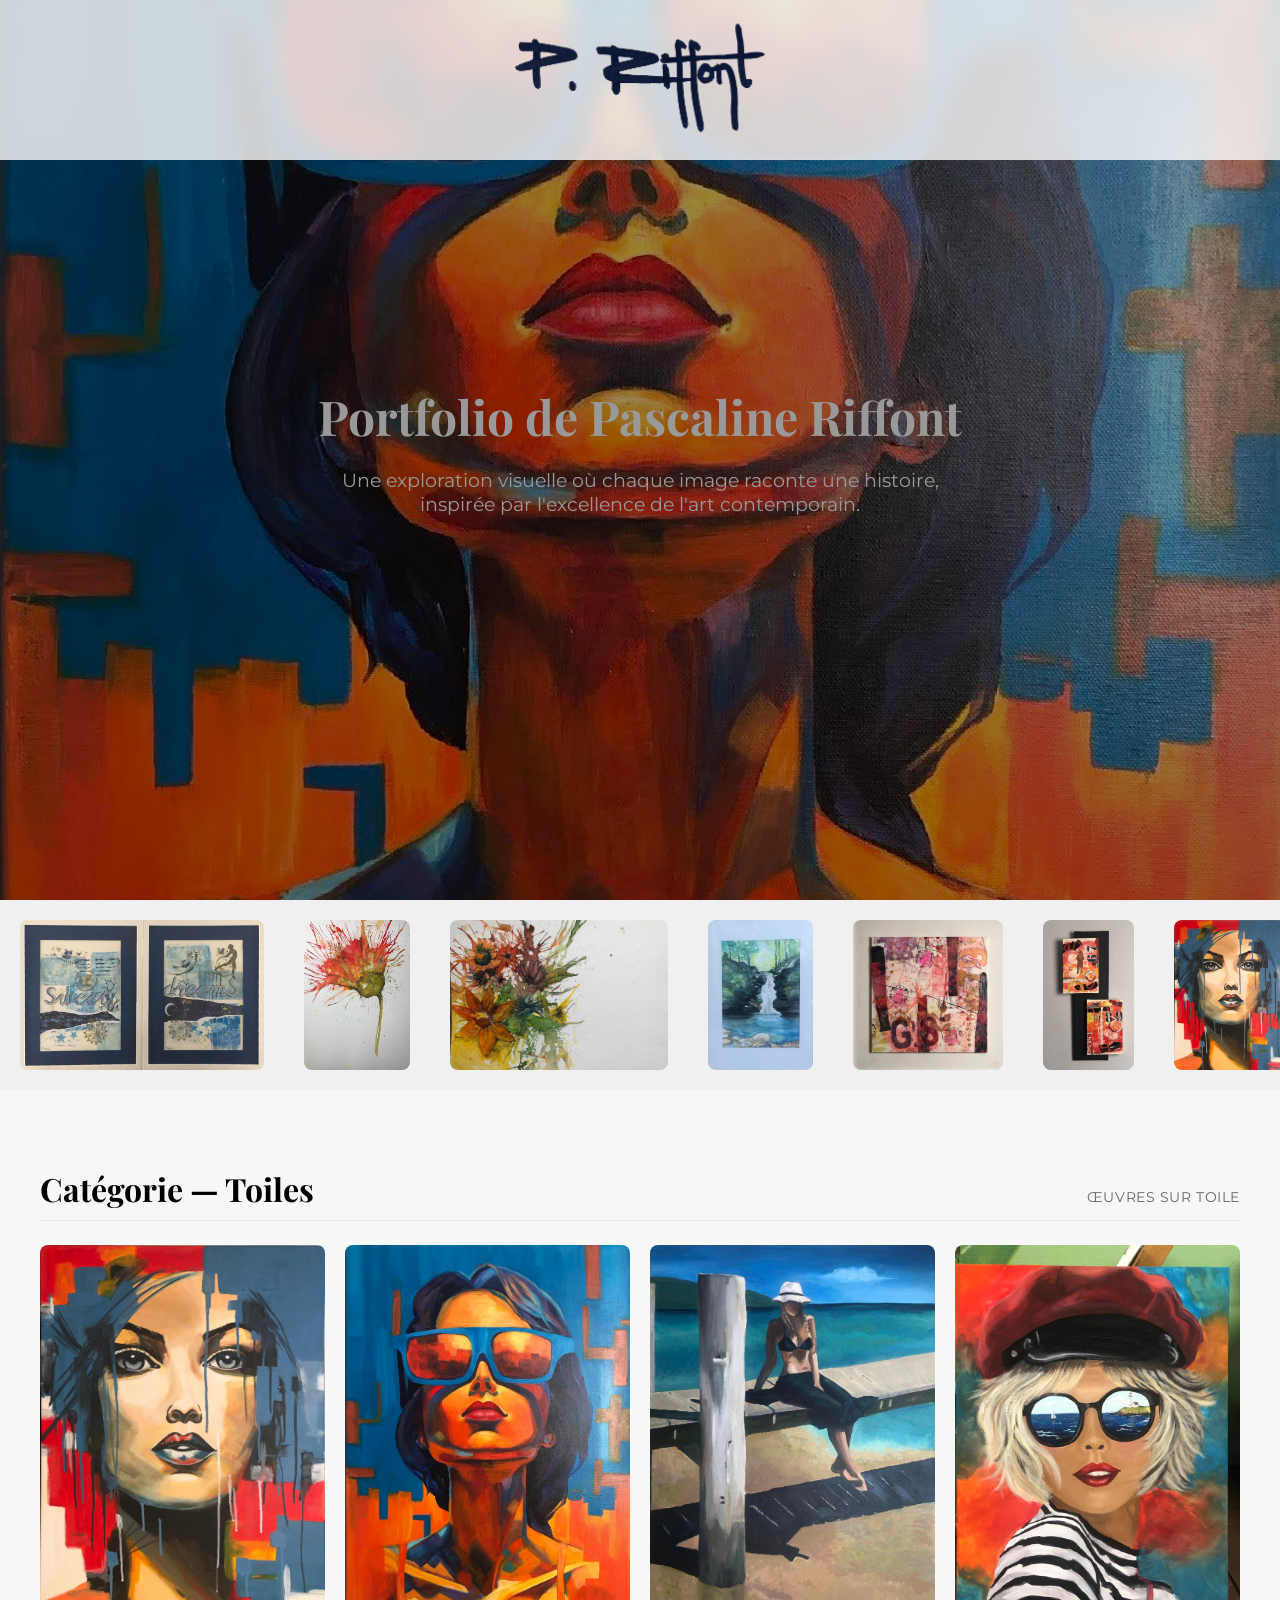
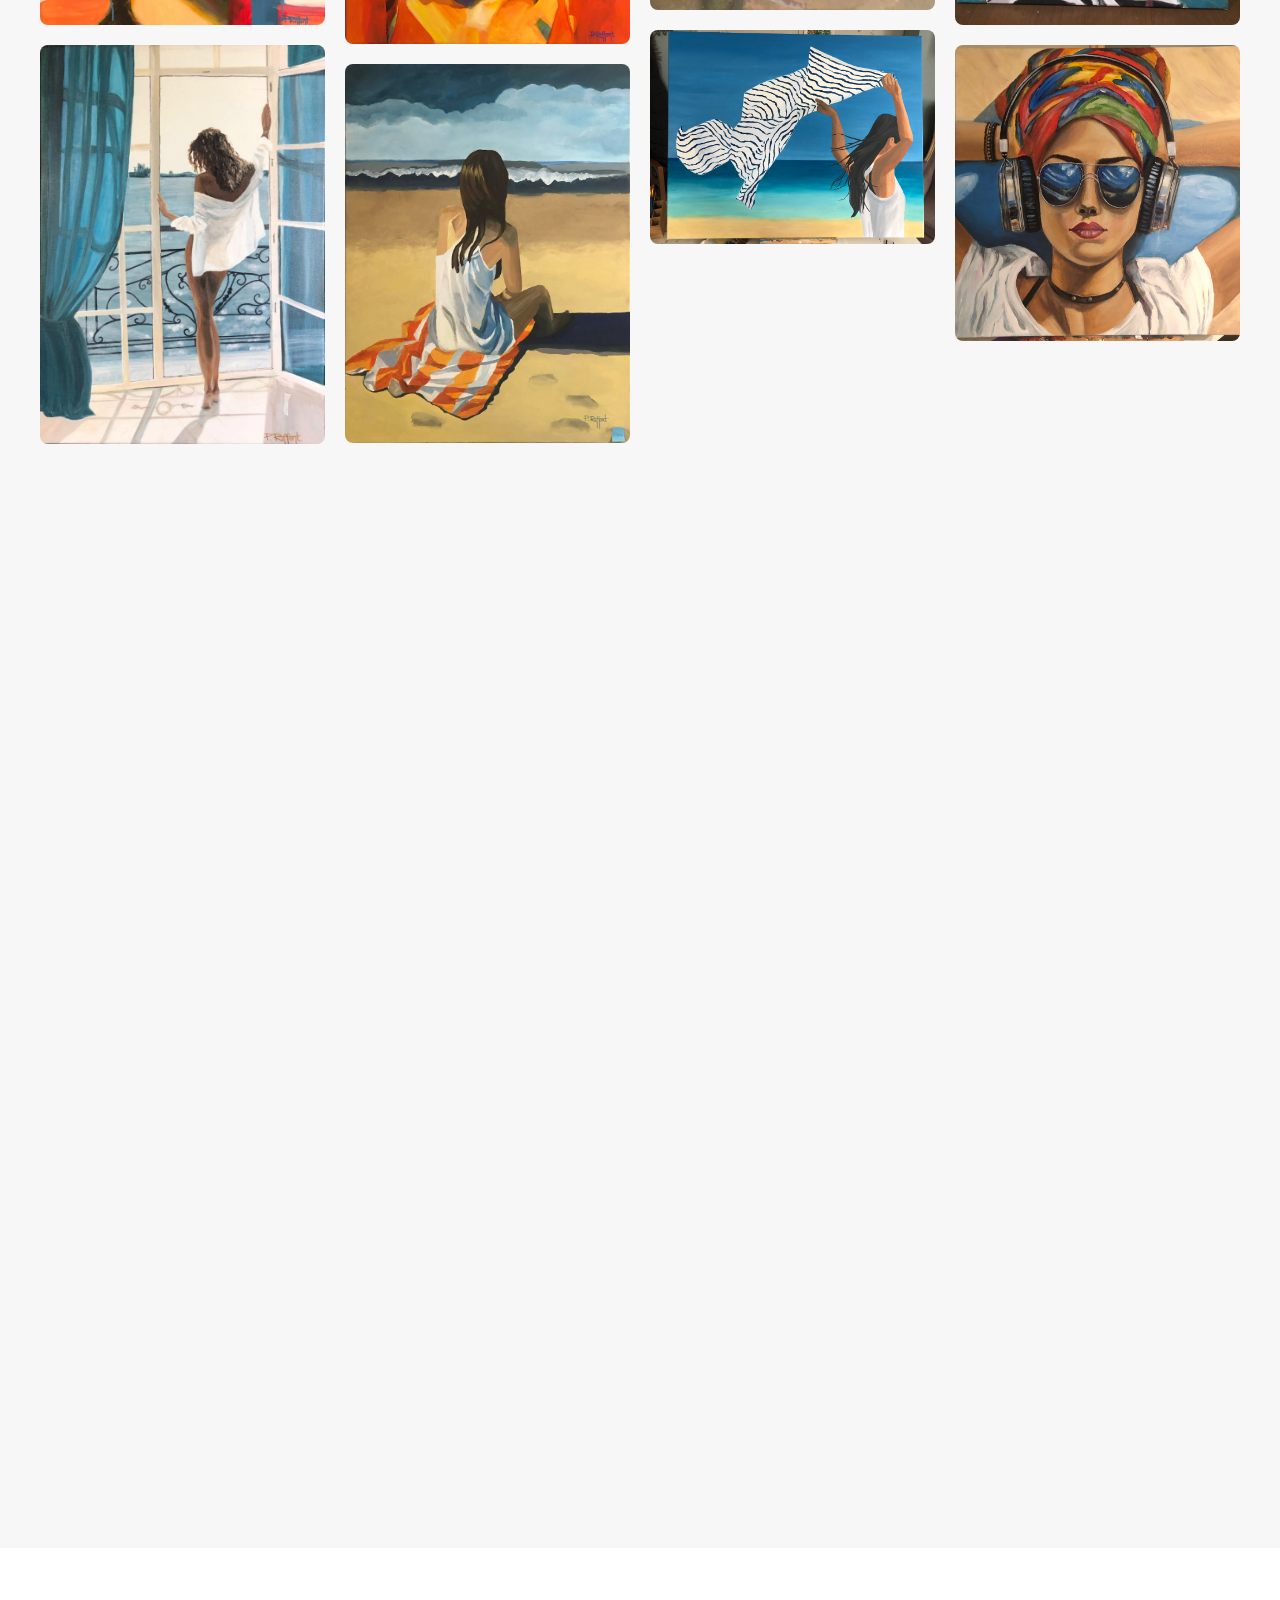
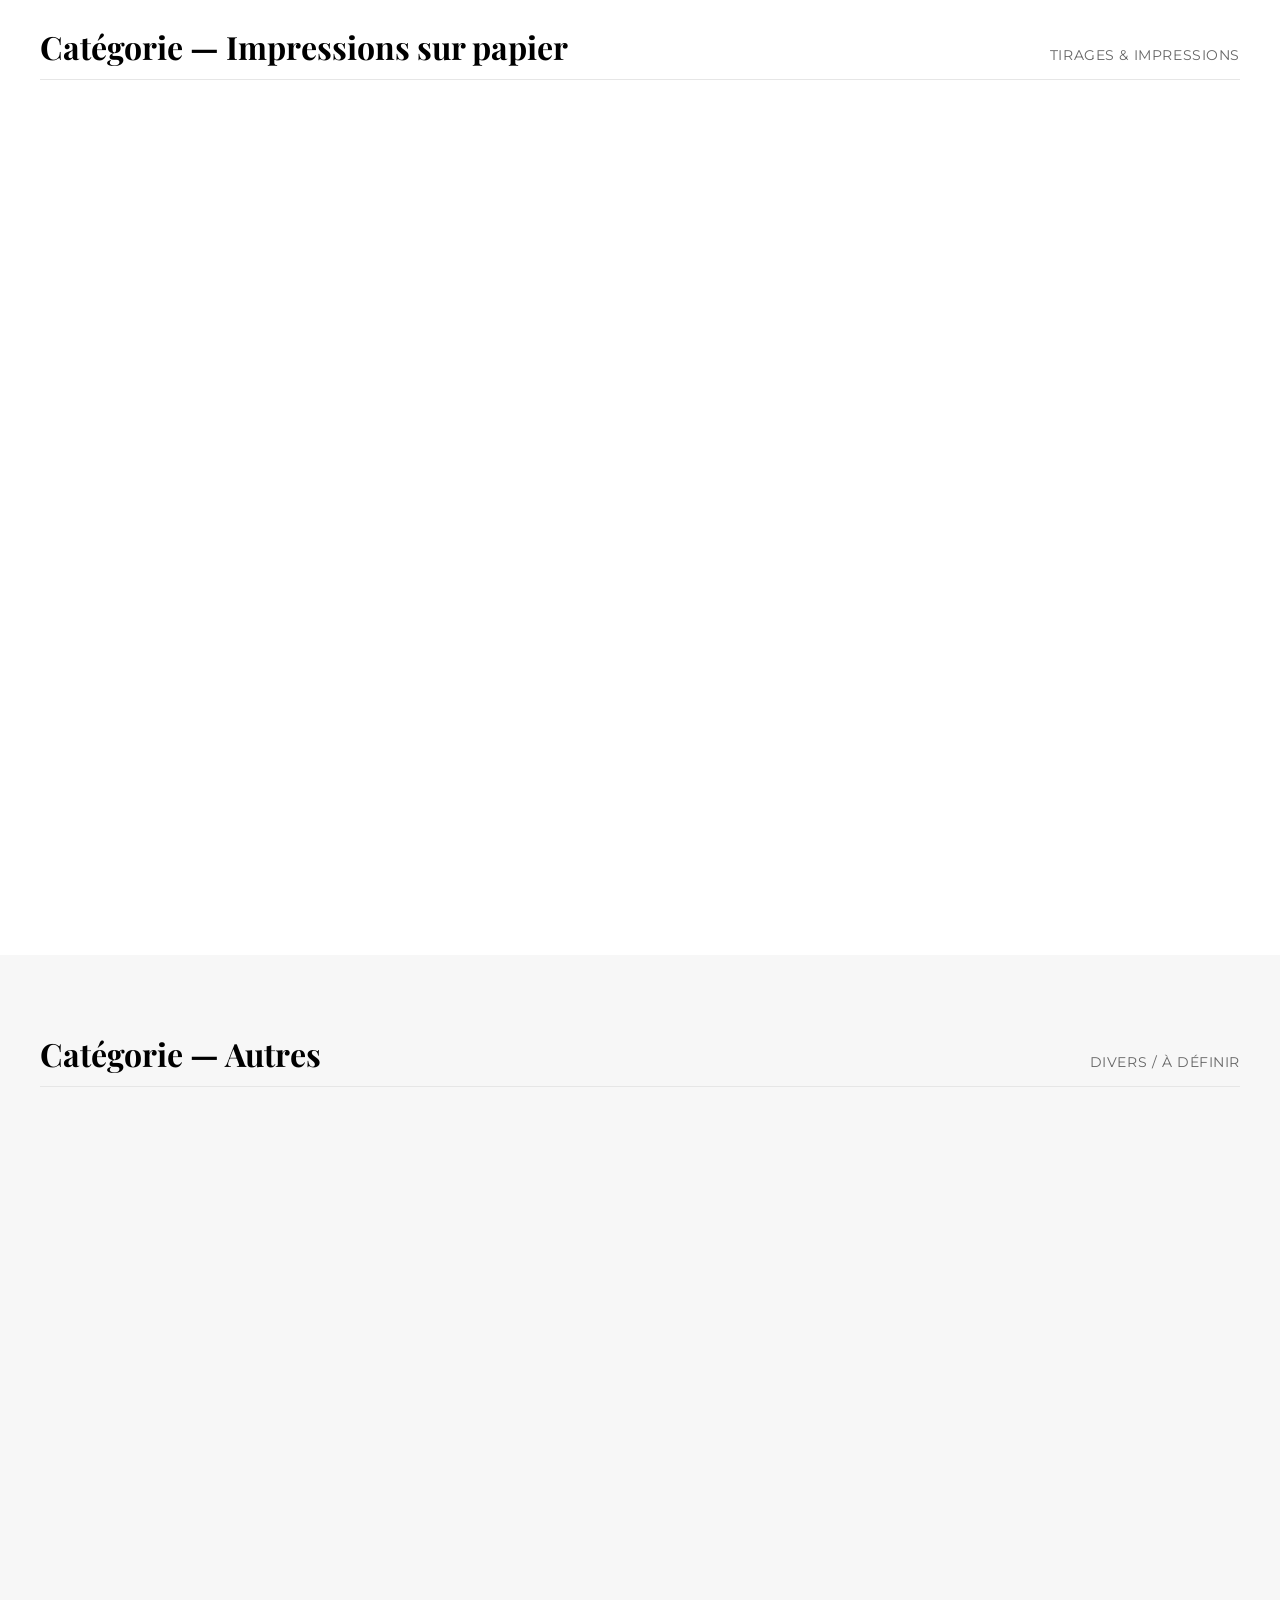
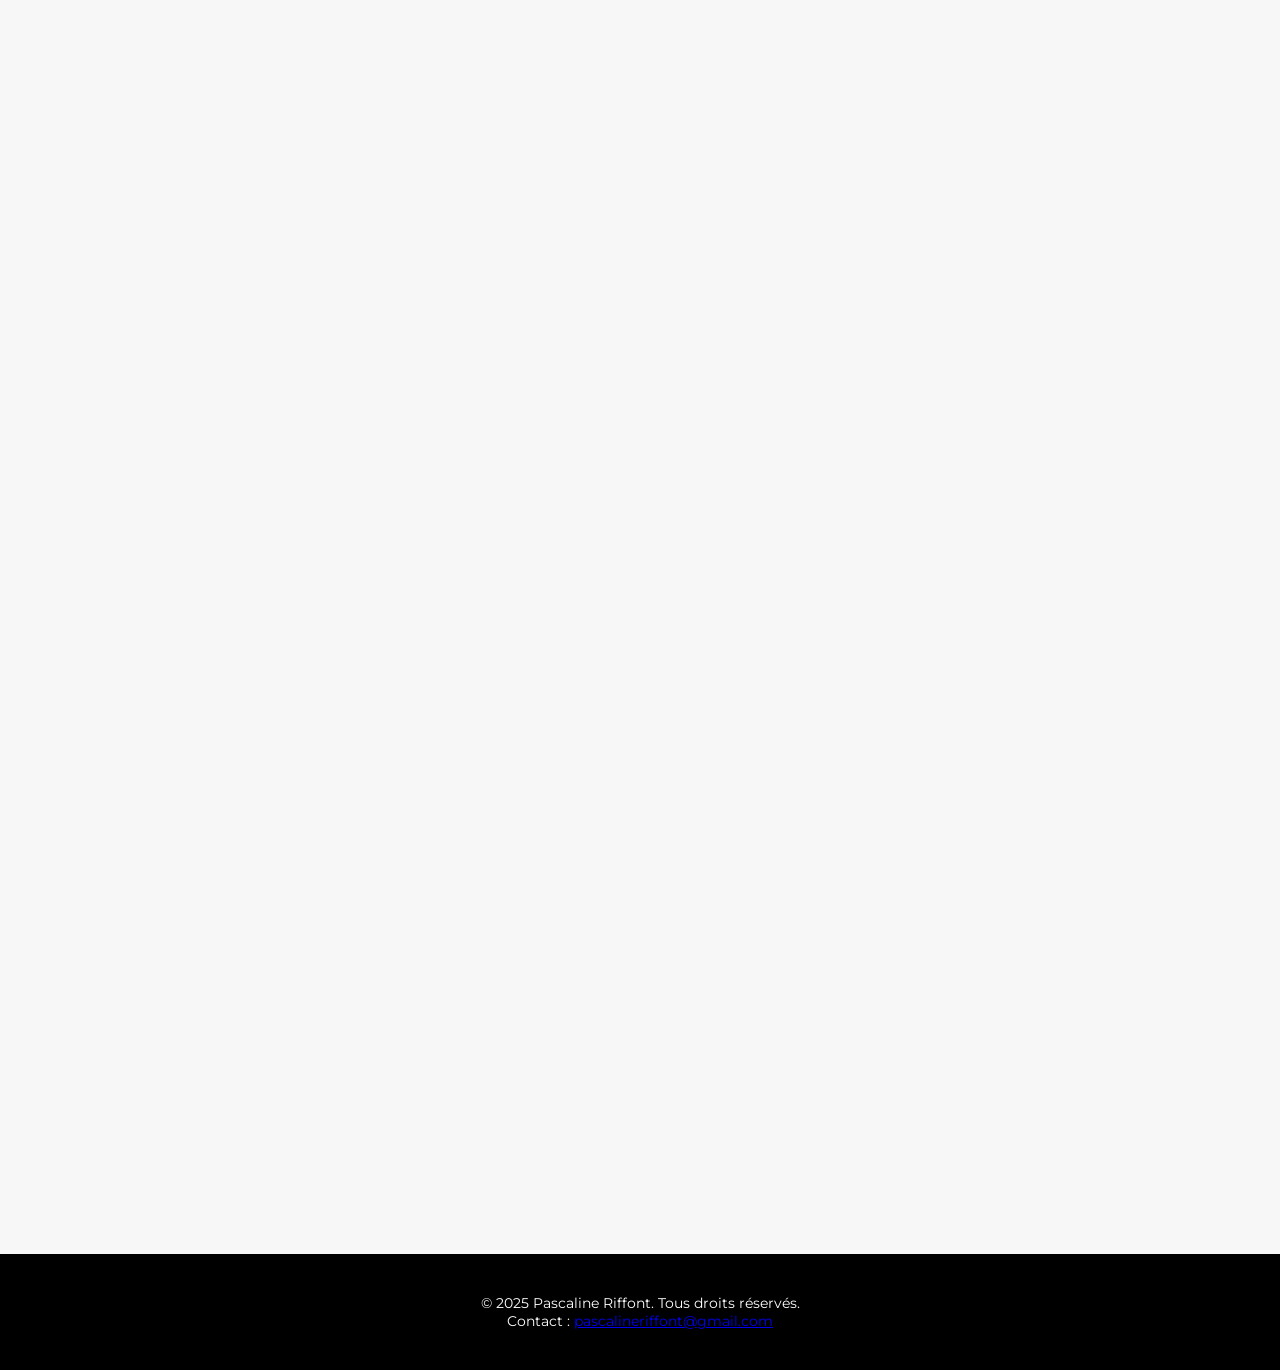
<file: index.html>
<!DOCTYPE html>
<html lang="fr">
<head>
  <meta charset="UTF-8" />
  <meta name="viewport" content="width=device-width, initial-scale=1" />
  <title>Portfolio d'Art Sophistiqué</title>
  <link href="https://fonts.googleapis.com/css?family=Playfair+Display|Montserrat:400,700&display=swap" rel="stylesheet" />
  <style>
    :root { --primary-color:#000; --secondary-color:#fff; --accent-color:#d4af37; --muted-bg:#f7f7f7; }
    *{margin:0;padding:0;box-sizing:border-box}
    body{font-family:'Montserrat',sans-serif;background:var(--secondary-color);color:var(--primary-color);overflow-x:hidden;scroll-behavior:smooth}
    header{position:fixed;top:0;left:0;right:0;padding:80px 40px;background:rgba(255,255,255,.8);backdrop-filter:blur(10px);transition:padding .3s ease,background .3s ease;z-index:1000}
    header.small{padding:40px 40px}
    .logo-container{position:absolute;left:50%;top:50%;transform:translate(-50%,-50%);transition:left .3s ease,transform .3s ease}
    header.small .logo-container{left:40px;transform:translate(0,-50%)}
    header img.logo{width:250px;transition:width .3s ease}
    header.small img.logo{width:100px}
    .nav-container{position:absolute;right:40px;top:50%;transform:translateY(-50%);opacity:0;transition:opacity .5s ease}
    header.small .nav-container{opacity:1}
    .nav-container nav a{text-decoration:none;margin-left:20px;font-size:1rem;color:var(--primary-color);transition:color .3s,border-bottom .3s;border-bottom:2px solid transparent}
    .nav-container nav a:hover{color:var(--accent-color);border-bottom:2px solid var(--accent-color)}
    .hero{position:relative;height:100vh;background:url('toile/Reflets Urbains.jpg') no-repeat center/cover;display:flex;align-items:center;justify-content:center}
    .hero::after{content:'';position:absolute;inset:0;background:rgba(0,0,0,.4)}
    .hero-content{position:relative;text-align:center;color:var(--secondary-color);padding:0 20px}
    .hero-content h1{font-family:'Playfair Display',serif;font-size:3rem;margin-bottom:20px}
    .hero-content p{font-size:1.2rem;max-width:600px;margin:0 auto}
    .slider{overflow:hidden;background:#f0f0f0;padding:20px 0}
    .slider-track{display:flex;width:200%;animation:scrollSlider 30s linear infinite;animation-direction:reverse}
    .slider-track img{height:150px;margin:0 20px;border-radius:8px;object-fit:cover}
    @keyframes scrollSlider{0%{transform:translateX(0)}100%{transform:translateX(-50%)}}
    .section{padding:80px 40px;background:var(--secondary-color)}
    .section.alt{background:var(--muted-bg)}
    .section-title{display:flex;align-items:baseline;justify-content:space-between;margin-bottom:24px;gap:16px;border-bottom:1px solid #e6e6e6;padding-bottom:12px}
    .section-title h2{font-family:'Playfair Display',serif;font-size:2rem;line-height:1.2}
    .section-title .tag{font-size:.9rem;letter-spacing:.04em;text-transform:uppercase;color:#666}
    section.gallery{column-count:1;column-gap:20px}
    @media (min-width:600px){section.gallery{column-count:2}}
    @media (min-width:900px){section.gallery{column-count:3}}
    @media (min-width:1200px){section.gallery{column-count:4}}
    .gallery-item{margin-bottom:20px;break-inside:avoid;position:relative;overflow:hidden;border-radius:8px}
    .gallery-item img{width:100%;display:block;transition:transform .3s ease}
    .gallery-item:hover img{transform:scale(1.05)}
    .gallery-item .caption{position:absolute;bottom:0;left:0;right:0;padding:10px;background:rgba(0,0,0,.6);color:var(--secondary-color);font-size:1rem;opacity:0;transition:opacity .3s ease}
    .gallery-item:hover .caption{opacity:1}
    footer{padding:40px;text-align:center;background:var(--primary-color);color:var(--secondary-color);font-size:.9rem}
    .fade-in-up{opacity:0;transform:translateY(20px);transition:opacity 1.5s ease-out,transform 1.5s ease-out}
    .fade-in-up.visible{opacity:1;transform:translateY(0)}
    @media (max-width: 768px) {
      header.small .logo-container {
        left: 50%;
        transform: translate(-50%, -50%);
      }
      header.small .nav-container {
        opacity: 0;
      }
    }
  </style>
</head>
<body>
  <header>
    <div class="logo-container"><img src="Logo.png" alt="Logo" class="logo" /></div>
    <div class="nav-container">
      <nav aria-label="Navigation principale">
        <a href="#cat-toile">Toile</a>
        <a href="#cat-papier">Impression sur papier</a>
        <a href="#cat-trois">Autre</a>
        <a href="#contact">Contact</a>
      </nav>
    </div>
  </header>

  <section class="hero" id="hero" aria-label="Section héro">
    <div class="hero-content">
      <h1>Portfolio de Pascaline Riffont</h1>
      <p>Une exploration visuelle où chaque image raconte une histoire, inspirée par l'excellence de l'art contemporain.</p>
    </div>
  </section>

  <section class="slider" id="slider" aria-label="Aperçu des œuvres">
    <div class="slider-track">
      <img src="papier/Chuchotements Nocturnes.jpg" alt="Chuchotements Nocturnes" class="fade-in-up" loading="lazy" />
      <img src="autre/Explosion Automnale.jpg" alt="Explosion Automnale" class="fade-in-up" loading="lazy" />
      <img src="autre/Jardin Sauvage.jpg" alt="Jardin Sauvage" class="fade-in-up" loading="lazy" />
      <img src="autre/Repos en Forêt.jpg" alt="Repos en Forêt" class="fade-in-up" loading="lazy" />
      <img src="papier/Dialogue Visuel.jpg" alt="Dialogue Visuel" class="fade-in-up" loading="lazy" />
      <img src="papier/Silhouettes et Séquences.jpg" alt="Silhouettes et Séquences" class="fade-in-up" loading="lazy" />
      <img src="toile/Visage en pièces.jpg" alt="Visage en pièces" class="fade-in-up" loading="lazy" />
      <img src="toile/Brise sur le balcon.jpg" alt="Brise sur le balcon" class="fade-in-up" loading="lazy" />
      <img src="toile/Matin urbain.jpg" alt="Matin urbain" class="fade-in-up" loading="lazy" />
      <img src="toile/À la volée.jpg" alt="À la volée" class="fade-in-up" loading="lazy" />
      <img src="papier/Chuchotements Nocturnes.jpg" alt="Chuchotements Nocturnes" class="fade-in-up" loading="lazy" />
      <img src="autre/Explosion Automnale.jpg" alt="Explosion Automnale" class="fade-in-up" loading="lazy" />
      <img src="autre/Jardin Sauvage.jpg" alt="Jardin Sauvage" class="fade-in-up" loading="lazy" />
      <img src="autre/Repos en Forêt.jpg" alt="Repos en Forêt" class="fade-in-up" loading="lazy" />
      <img src="papier/Dialogue Visuel.jpg" alt="Dialogue Visuel" class="fade-in-up" loading="lazy" />
      <img src="papier/Silhouettes et Séquences.jpg" alt="Silhouettes et Séquences" class="fade-in-up" loading="lazy" />
      <img src="toile/Visage en pièces.jpg" alt="Visage en pièces" class="fade-in-up" loading="lazy" />
      <img src="toile/Brise sur le balcon.jpg" alt="Brise sur le balcon" class="fade-in-up" loading="lazy" />
      <img src="toile/Matin urbain.jpg" alt="Matin urbain" class="fade-in-up" loading="lazy" />
      <img src="toile/À la volée.jpg" alt="À la volée" class="fade-in-up" loading="lazy" />
    </div>
  </section>

  <section class="section alt" id="cat-toile" aria-label="Catégorie Toiles">
    <div class="section-title"><h2>Catégorie — Toiles</h2><span class="tag">Œuvres sur toile</span></div>
    <section class="gallery" id="gallery-toile">
      <div class="gallery-item"><img src="toile/Visage en pièces.jpg" alt="Visage en pièces" class="fade-in-up" loading="lazy" /><div class="caption">Visage en pièces</div></div>
      <div class="gallery-item"><img src="toile/Brise sur le balcon.jpg" alt="Brise sur le balcon" class="fade-in-up" loading="lazy" /><div class="caption">Brise sur le balcon</div></div>
      <div class="gallery-item"><img src="toile/Matin urbain.jpg" alt="Matin urbain" class="fade-in-up" loading="lazy" /><div class="caption">Matin urbain</div></div>
      <div class="gallery-item"><img src="toile/À la volée.jpg" alt="À la volée" class="fade-in-up" loading="lazy" /><div class="caption">À la volée</div></div>
      <div class="gallery-item"><img src="toile/Elégance en Mouvement.jpg" alt="Elégance en Mouvement" class="fade-in-up" loading="lazy" /><div class="caption">Elégance en Mouvement</div></div>
      <div class="gallery-item"><img src="toile/Reflets Urbains.jpg" alt="Reflets Urbains" class="fade-in-up" loading="lazy" /><div class="caption">Reflets Urbains</div></div>
      <div class="gallery-item"><img src="toile/Méditation au Rivage.jpg" alt="Méditation au Rivage" class="fade-in-up" loading="lazy" /><div class="caption">Méditation au Rivage</div></div>
      <div class="gallery-item"><img src="toile/Rêverie au Crépuscule.jpg" alt="Rêverie au Crépuscule" class="fade-in-up" loading="lazy" /><div class="caption">Rêverie au Crépuscule</div></div>
      <div class="gallery-item"><img src="toile/image.jpg" alt="Image" class="fade-in-up" loading="lazy" /><div class="caption">Image</div></div>
      <div class="gallery-item"><img src="toile/Été Tranquille.jpg" alt="Été Tranquille" class="fade-in-up" loading="lazy" /><div class="caption">Été Tranquille</div></div>
      <div class="gallery-item"><img src="toile/a l'air libre.jpg" alt="À l'air libre" class="fade-in-up" loading="lazy" /><div class="caption">À l'air libre</div></div>
      <div class="gallery-item"><img src="toile/en vacances.jpg" alt="En vacances" class="fade-in-up" loading="lazy" /><div class="caption">En vacances</div></div>
      <div class="gallery-item"><img src="toile/pres de la fenetre.jpg" alt="Près de la fenêtre" class="fade-in-up" loading="lazy" /><div class="caption">Près de la fenêtre</div></div>
      <div class="gallery-item"><img src="toile/l'hiver au soleil.jpeg" alt="L'hiver au soleil" class="fade-in-up" loading="lazy" /><div class="caption">L'hiver au soleil</div></div>
      <div class="gallery-item"><img src="toile/la francaise .jpeg" alt="La Française" class="fade-in-up" loading="lazy" /><div class="caption">La Française</div></div>
      <div class="gallery-item"><img src="toile/plage et musique.jpeg" alt="Plage et musique" class="fade-in-up" loading="lazy" /><div class="caption">Plage et musique</div></div>
      <div class="gallery-item"><img src="toile/reflet du desert.jpeg" alt="Reflet du désert" class="fade-in-up" loading="lazy" /><div class="caption">Reflet du désert</div></div>
      <div class="gallery-item"><img src="toile/Vision urbaine.jpeg" alt="Vision urbaine" class="fade-in-up" loading="lazy" /><div class="caption">Vision urbaine</div></div>
    </section>
  </section>

  <section class="section" id="cat-papier" aria-label="Catégorie Impressions sur papier">
    <div class="section-title"><h2>Catégorie — Impressions sur papier</h2><span class="tag">Tirages & impressions</span></div>
    <section class="gallery" id="gallery-papier" aria-label="Impression sur papier">
      <div class="gallery-item"><img src="papier/Chuchotements Nocturnes.jpg" alt="Chuchotements Nocturnes" class="fade-in-up" loading="lazy" /><div class="caption">Chuchotements Nocturnes</div></div>
      <div class="gallery-item"><img src="papier/Rythmes et Cercles.jpg" alt="Rythmes et Cercles" class="fade-in-up" loading="lazy" /><div class="caption">Rythmes et Cercles</div></div>
      <div class="gallery-item"><img src="papier/Carnaval Floral.jpg" alt="Carnaval Floral" class="fade-in-up" loading="lazy" /><div class="caption">Carnaval Floral</div></div>
      <div class="gallery-item"><img src="papier/Dialogue Visuel.jpg" alt="Dialogue Visuel" class="fade-in-up" loading="lazy" /><div class="caption">Dialogue Visuel</div></div>
      <div class="gallery-item"><img src="papier/Silhouettes et Séquences.jpg" alt="Silhouettes et Séquences" class="fade-in-up" loading="lazy" /><div class="caption">Silhouettes et Séquences</div></div>
      <div class="gallery-item"><img src="papier/Symphonie Circulaire.jpg" alt="Symphonie Circulaire" class="fade-in-up" loading="lazy" /><div class="caption">Symphonie Circulaire</div></div>
      <div class="gallery-item"><img src="papier/Harmonie Graphique.jpg" alt="Harmonie Graphique" class="fade-in-up" loading="lazy" /><div class="caption">Harmonie Graphique</div></div>
      <div class="gallery-item"><img src="papier/Triptyque Typographique.jpg" alt="Triptyque Typographique" class="fade-in-up" loading="lazy" /><div class="caption">Triptyque Typographique</div></div>
    </section>
  </section>

  <section class="section alt" id="cat-trois" aria-label="Catégorie Autres">
    <div class="section-title"><h2>Catégorie — Autres</h2><span class="tag">Divers / à définir</span></div>
    <section class="gallery" id="gallery-autre" aria-label="Troisième catégorie">
      <div class="gallery-item"><img src="autre/Brise Printanière.jpg" alt="Brise Printanière" class="fade-in-up" loading="lazy" /><div class="caption">Brise Printanière</div></div>
      <div class="gallery-item"><img src="autre/Explosion Automnale.jpg" alt="Explosion Automnale" class="fade-in-up" loading="lazy" /><div class="caption">Explosion Automnale</div></div>
      <div class="gallery-item"><img src="autre/Jardin Sauvage.jpg" alt="Jardin Sauvage" class="fade-in-up" loading="lazy" /><div class="caption">Jardin Sauvage</div></div>
      <div class="gallery-item"><img src="autre/Repos en Forêt.jpg" alt="Repos en Forêt" class="fade-in-up" loading="lazy" /><div class="caption">Repos en Forêt</div></div>
      <div class="gallery-item"><img src="autre/Pont Vers la Sérénité.jpg" alt="Pont Vers la Sérénité" class="fade-in-up" loading="lazy" /><div class="caption">Pont Vers la Sérénité</div></div>
      <div class="gallery-item"><img src="autre/Éclat d_Automne.jpg" alt="Éclat d'Automne" class="fade-in-up" loading="lazy" /><div class="caption">Éclat d'Automne</div></div>
      <div class="gallery-item"><img src="autre/Harmonie en Feuillage.jpg" alt="Harmonie en Feuillage" class="fade-in-up" loading="lazy" /><div class="caption">Harmonie en Feuillage</div></div>
      <div class="gallery-item"><img src="autre/Mosaïque de la Nature.jpg" alt="Mosaïque de la Nature" class="fade-in-up" loading="lazy" /><div class="caption">Mosaïque de la Nature</div></div>
      <div class="gallery-item"><img src="autre/Clair de Forêt.jpg" alt="Clair de Forêt" class="fade-in-up" loading="lazy" /><div class="caption">Clair de Forêt</div></div>
      <div class="gallery-item"><img src="autre/Fenêtre sur l_Océan.jpg" alt="Fenêtre sur l'Océan" class="fade-in-up" loading="lazy" /><div class="caption">Fenêtre sur l'Océan</div></div>
      <div class="gallery-item"><img src="autre/Le Chat.jpg" alt="Le Chat" class="fade-in-up" loading="lazy" /><div class="caption">Le Chat</div></div>
      <div class="gallery-item"><img src="autre/Danse des Couleurs.jpg" alt="Danse des Couleurs" class="fade-in-up" loading="lazy" /><div class="caption">Danse des Couleurs</div></div>
      <div class="gallery-item"><img src="autre/Festival Floral.jpg" alt="Festival Floral" class="fade-in-up" loading="lazy" /><div class="caption">Festival Floral</div></div>
      <div class="gallery-item"><img src="autre/Solitude Verdoyante.jpg" alt="Solitude Verdoyante" class="fade-in-up" loading="lazy" /><div class="caption">Solitude Verdoyante</div></div>
      <div class="gallery-item"><img src="autre/Jardin Aquarelle.jpg" alt="Jardin Aquarelle" class="fade-in-up" loading="lazy" /><div class="caption">Jardin Aquarelle</div></div>
      <div class="gallery-item"><img src="autre/au bord de la mer.jpg" alt="Au bord de la mer" class="fade-in-up" loading="lazy" /><div class="caption">Au bord de la mer</div></div>
      <div class="gallery-item"><img src="autre/l'arbre magnifique.jpg" alt="L'arbre magnifique" class="fade-in-up" loading="lazy" /><div class="caption">L'arbre magnifique</div></div>
      <div class="gallery-item"><img src="autre/les dunes.jpg" alt="Les dunes" class="fade-in-up" loading="lazy" /><div class="caption">Les dunes</div></div>
    </section>
  </section>

  <footer id="contact">
    <p>&copy; 2025 Pascaline Riffont. Tous droits réservés.</p>
    <p>Contact : <a href="mailto:pascalineriffont@gmail.com">pascalineriffont@gmail.com</a></p>
  </footer>

  <script>
    document.addEventListener('DOMContentLoaded',function(){
      const faders=document.querySelectorAll('.fade-in-up');
      const appearOnScroll=new IntersectionObserver((entries,observer)=>{
        entries.forEach(entry=>{ if(entry.isIntersecting){ entry.target.classList.add('visible'); observer.unobserve(entry.target);} });
      },{threshold:.1});
      faders.forEach(f=>appearOnScroll.observe(f));
    });
    window.addEventListener('scroll',function(){
      const header=document.querySelector('header');
      if(window.pageYOffset>50){ header.classList.add('small'); } else { header.classList.remove('small'); }
    });
  </script>
</body>
</html>
</file>
